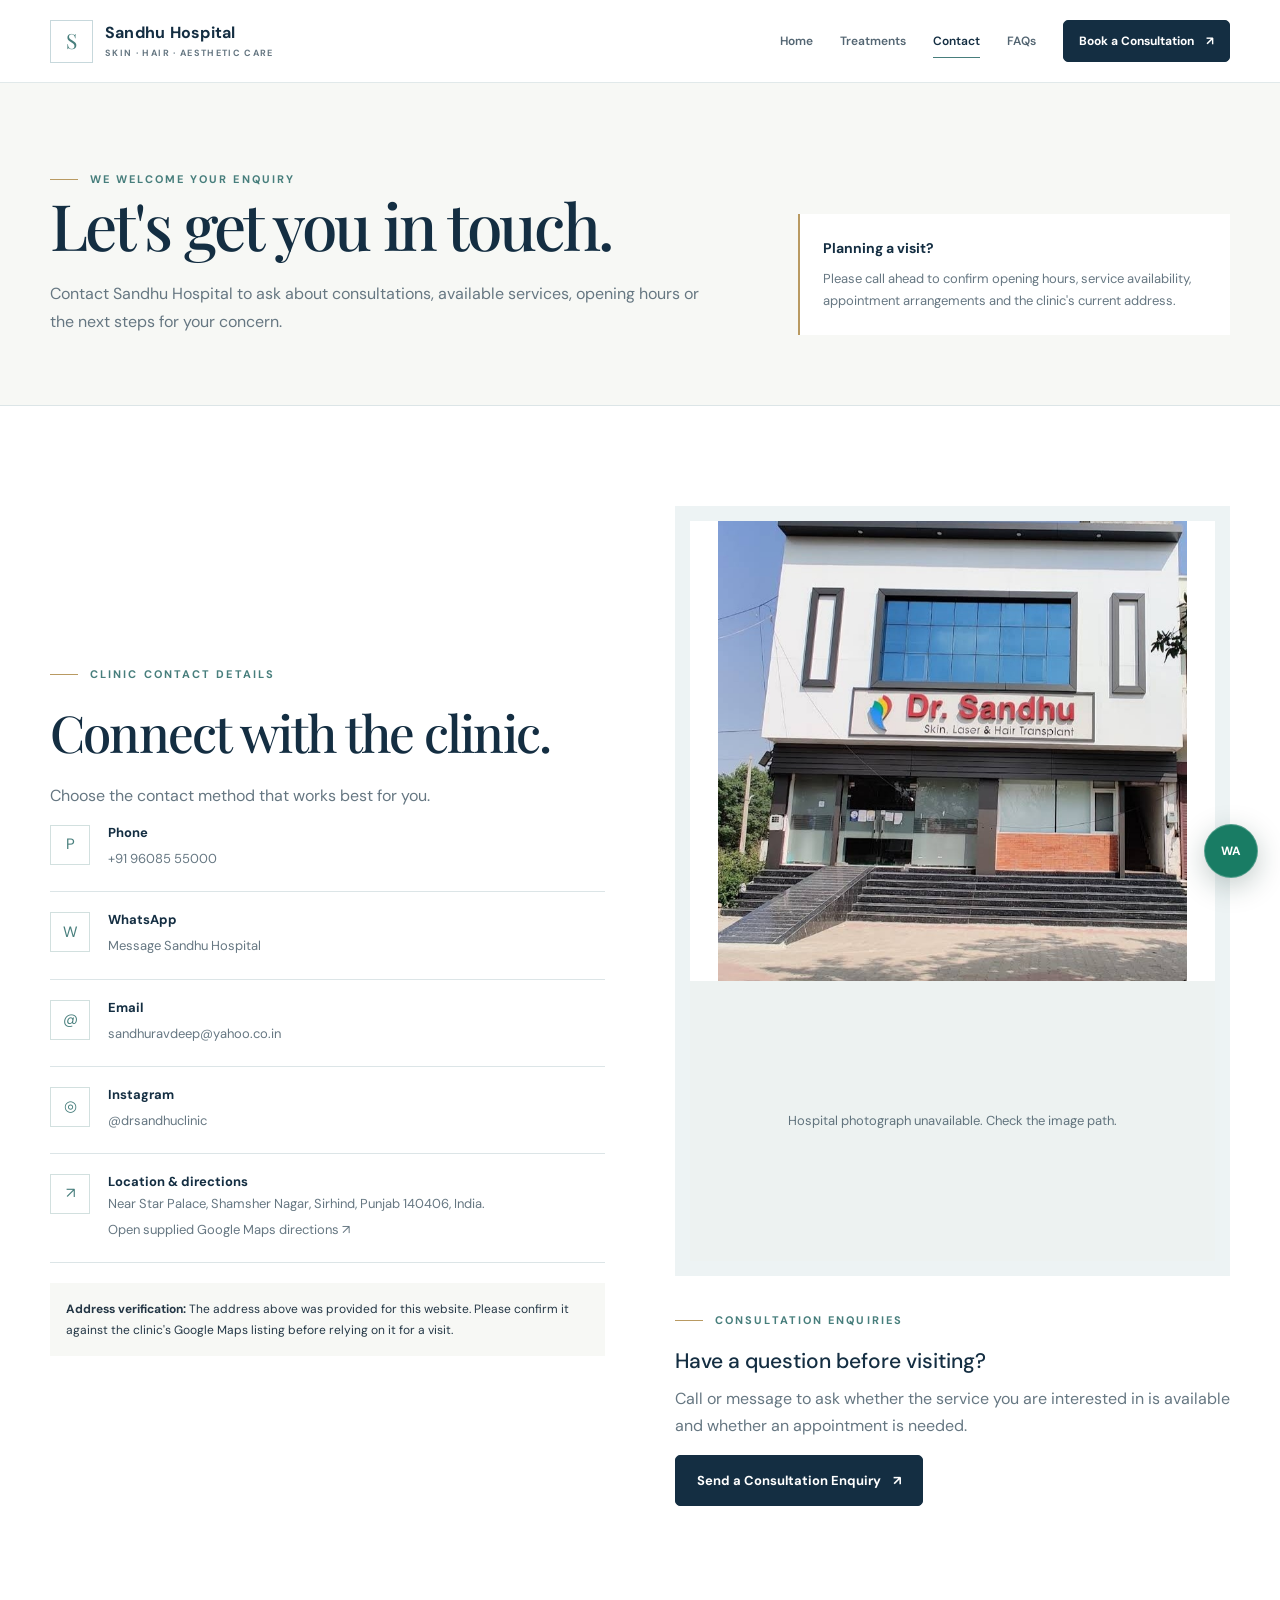
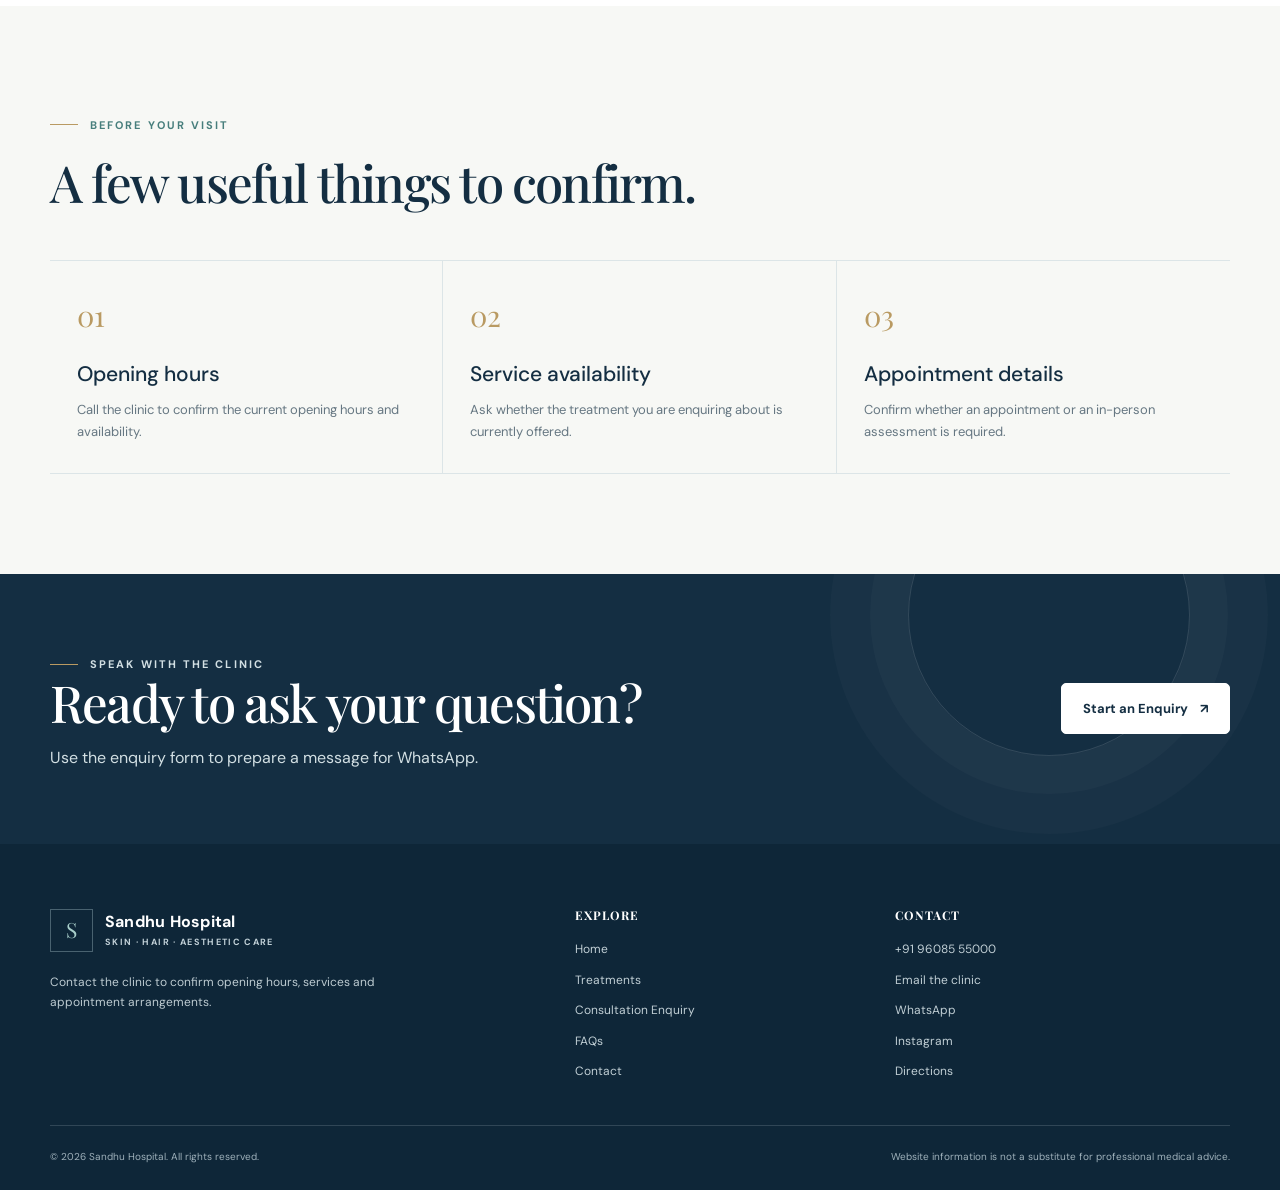
<file: contact.html>
<!DOCTYPE html>
<html lang="en">
<head>
  <meta charset="UTF-8">
  <meta name="viewport" content="width=device-width, initial-scale=1">
  <meta name="theme-color" content="#142e42">
  <meta name="description" content="Contact Sandhu Hospital and Dr. Ravdeep Singh Sandhu by phone, WhatsApp, email or Instagram. Open the supplied Google Maps directions link.">
  <title>Contact & Directions | Sandhu Hospital</title>
  <link rel="preconnect" href="https://fonts.googleapis.com">
  <link rel="preconnect" href="https://fonts.gstatic.com" crossorigin>
  <link rel="stylesheet" href="style.css">
  <script src="script.js" defer></script>
</head>
<body>
<header class="site-header">
  <div class="container header-inner">
    <a class="brand" href="index.html" aria-label="Sandhu Hospital home">
      <span class="brand-mark" aria-hidden="true">S</span>
      <span class="brand-copy"><span class="brand-name">Sandhu Hospital</span><span class="brand-subtitle">Skin · Hair · Aesthetic Care</span></span>
    </a>
    <button class="menu-toggle" type="button" aria-label="Open navigation" aria-expanded="false" aria-controls="primary-navigation"><span class="menu-icon" aria-hidden="true"></span></button>
    <nav class="main-nav" id="primary-navigation" aria-label="Main navigation">
      <a href="index.html">Home</a>
      <a href="services.html">Treatments</a>
      <a href="contact.html" aria-current="page">Contact</a>
      <a href="faq.html">FAQs</a>
      <a class="btn btn--small" href="enquiry.html">Book a Consultation <span aria-hidden="true">↗</span></a>
    </nav>
  </div>
</header>

<main>
  <section class="page-hero">
    <div class="container page-hero-grid">
      <div>
        <p class="eyebrow">We welcome your enquiry</p>
        <h1>Let's get you in touch.</h1>
        <p>
          Contact Sandhu Hospital to ask about consultations, available
          services, opening hours or the next steps for your concern.
        </p>
      </div>
      <aside class="page-hero-note">
        <strong>Planning a visit?</strong>
        Please call ahead to confirm opening hours, service availability,
        appointment arrangements and the clinic's current address.
      </aside>
    </div>
  </section>

  <section class="section">
    <div class="container contact-grid">
      <div class="reveal">
        <p class="eyebrow">Clinic contact details</p>
        <h2>Connect with the clinic.</h2>
        <p>Choose the contact method that works best for you.</p>

        <div class="contact-details">
          <div class="contact-item">
            <span class="contact-symbol" aria-hidden="true">P</span>
            <div>
              <h3>Phone</h3>
              <a href="tel:+919608555000">+91 96085 55000</a>
            </div>
          </div>

          <div class="contact-item">
            <span class="contact-symbol" aria-hidden="true">W</span>
            <div>
              <h3>WhatsApp</h3>
              <a href="https://wa.me/919608555000" target="_blank" rel="noopener noreferrer">Message Sandhu Hospital</a>
            </div>
          </div>

          <div class="contact-item">
            <span class="contact-symbol" aria-hidden="true">@</span>
            <div>
              <h3>Email</h3>
              <a href="mailto:sandhuravdeep@yahoo.co.in">sandhuravdeep@yahoo.co.in</a>
            </div>
          </div>

          <div class="contact-item">
            <span class="contact-symbol" aria-hidden="true">◎</span>
            <div>
              <h3>Instagram</h3>
              <a href="https://www.instagram.com/drsandhuclinic/" target="_blank" rel="noopener noreferrer">@drsandhuclinic</a>
            </div>
          </div>

          <div class="contact-item">
            <span class="contact-symbol" aria-hidden="true">↗</span>
            <div>
              <h3>Location &amp; directions</h3>
              <p>Near Star Palace, Shamsher Nagar, Sirhind, Punjab 140406, India.</p>
              <a href="https://maps.app.goo.gl/mGq7jTttx7FKYtQCA" target="_blank" rel="noopener noreferrer">Open supplied Google Maps directions ↗</a>
            </div>
          </div>
        </div>

        <div class="address-note">
          <strong>Address verification:</strong> The address above was provided
          for this website. Please confirm it against the clinic's Google Maps
          listing before relying on it for a visit.
        </div>
      </div>

      <div class="contact-art reveal">
        <div class="contact-photo-wrap">
          <img data-image="hospital" alt="Sandhu Hospital building or clinic interior"
            width="850" height="700" loading="lazy">
          <div class="image-placeholder" hidden>Hospital photograph unavailable. Check the image path.</div>
        </div>
        <div style="padding-top:26px">
          <p class="eyebrow">Consultation enquiries</p>
          <h3>Have a question before visiting?</h3>
          <p>
            Call or message to ask whether the service you are interested in
            is available and whether an appointment is needed.
          </p>
          <a class="btn" href="enquiry.html">Send a Consultation Enquiry <span aria-hidden="true">↗</span></a>
        </div>
      </div>
    </div>
  </section>

  <section class="section section--soft">
    <div class="container">
      <div class="section-heading reveal">
        <p class="eyebrow">Before your visit</p>
        <h2>A few useful things to confirm.</h2>
      </div>
      <div class="process-grid reveal">
        <article class="process-step">
          <span class="step-no">01</span>
          <h3>Opening hours</h3>
          <p>Call the clinic to confirm the current opening hours and availability.</p>
        </article>
        <article class="process-step">
          <span class="step-no">02</span>
          <h3>Service availability</h3>
          <p>Ask whether the treatment you are enquiring about is currently offered.</p>
        </article>
        <article class="process-step">
          <span class="step-no">03</span>
          <h3>Appointment details</h3>
          <p>Confirm whether an appointment or an in-person assessment is required.</p>
        </article>
      </div>
    </div>
  </section>

  <section class="cta-band">
    <div class="container cta-inner">
      <div>
        <p class="eyebrow">Speak with the clinic</p>
        <h2>Ready to ask your question?</h2>
        <p>Use the enquiry form to prepare a message for WhatsApp.</p>
      </div>
      <a class="btn btn--light" href="enquiry.html">Start an Enquiry <span aria-hidden="true">↗</span></a>
    </div>
  </section>
</main>

<footer class="site-footer">
  <div class="container">
    <div class="footer-grid">
      <div class="footer-brand">
        <a class="brand" href="index.html"><span class="brand-mark" aria-hidden="true">S</span><span class="brand-copy"><span class="brand-name">Sandhu Hospital</span><span class="brand-subtitle">Skin · Hair · Aesthetic Care</span></span></a>
        <p class="footer-about">Contact the clinic to confirm opening hours, services and appointment arrangements.</p>
      </div>
      <div><h2 class="footer-heading">Explore</h2><div class="footer-links"><a href="index.html">Home</a><a href="services.html">Treatments</a><a href="enquiry.html">Consultation Enquiry</a><a href="faq.html">FAQs</a><a href="contact.html">Contact</a></div></div>
      <div><h2 class="footer-heading">Contact</h2><div class="footer-links"><a href="tel:+919608555000">+91 96085 55000</a><a href="mailto:sandhuravdeep@yahoo.co.in">Email the clinic</a><a href="https://wa.me/919608555000" target="_blank" rel="noopener noreferrer">WhatsApp</a><a href="https://www.instagram.com/drsandhuclinic/" target="_blank" rel="noopener noreferrer">Instagram</a><a href="https://maps.app.goo.gl/mGq7jTttx7FKYtQCA" target="_blank" rel="noopener noreferrer">Directions</a></div></div>
    </div>
    <div class="footer-bottom"><p>© <span data-current-year></span> Sandhu Hospital. All rights reserved.</p><p>Website information is not a substitute for professional medical advice.</p></div>
  </div>
</footer>
<a class="whatsapp-float" href="https://wa.me/919608555000" target="_blank" rel="noopener noreferrer" aria-label="Contact Sandhu Hospital on WhatsApp">WA</a>
</body>
</html>
</file>
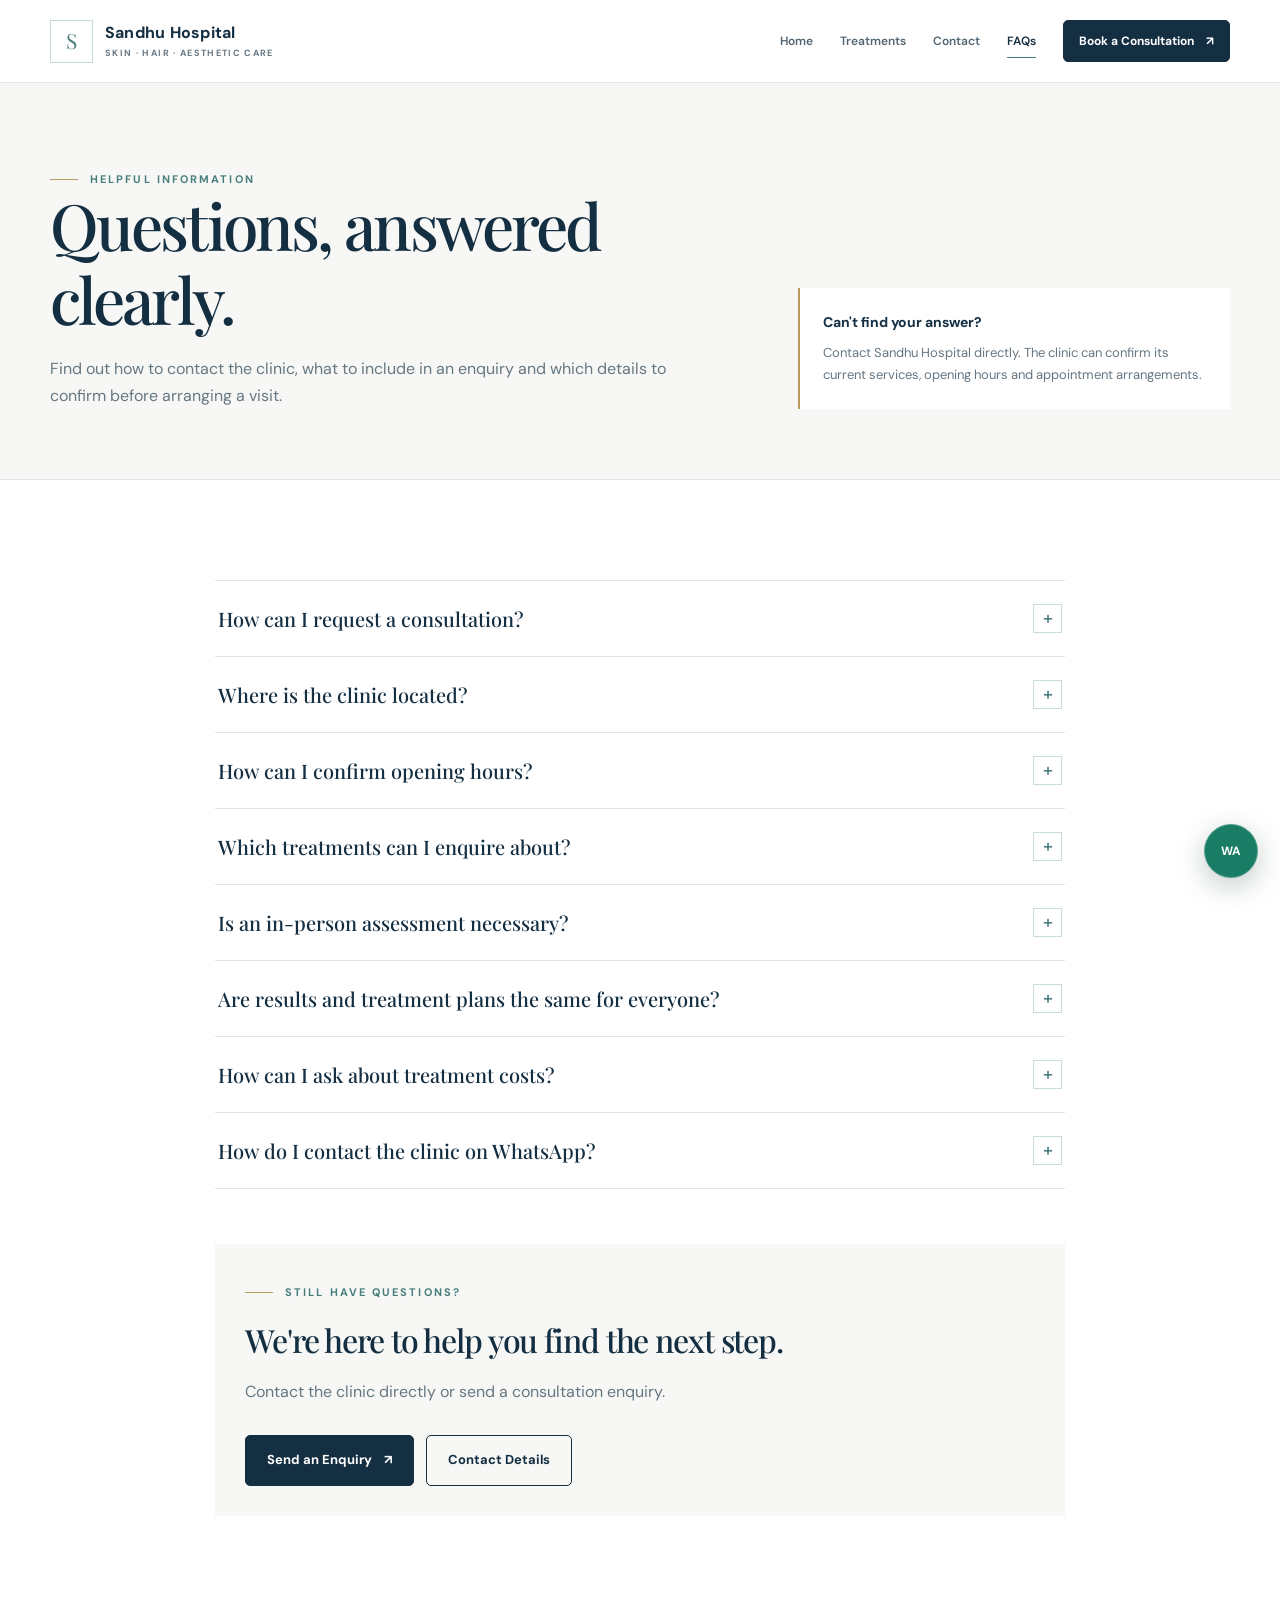
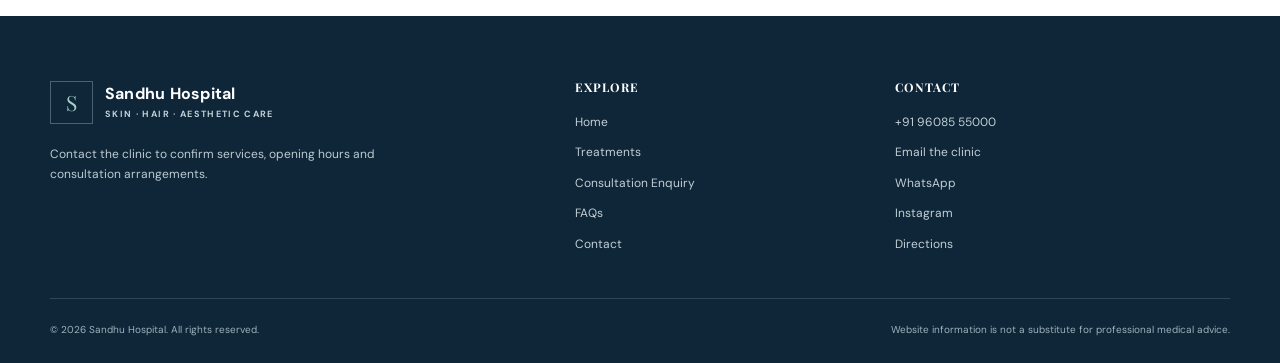
<file: faq.html>
<!DOCTYPE html>
<html lang="en">
<head>
  <meta charset="UTF-8">
  <meta name="viewport" content="width=device-width, initial-scale=1">
  <meta name="theme-color" content="#142e42">
  <meta name="description" content="Frequently asked questions about contacting Sandhu Hospital, consultation enquiries, location, opening hours and treatment availability.">
  <title>FAQs | Sandhu Hospital</title>
  <link rel="preconnect" href="https://fonts.googleapis.com">
  <link rel="preconnect" href="https://fonts.gstatic.com" crossorigin>
  <link rel="stylesheet" href="style.css">
  <script src="script.js" defer></script>
</head>
<body>
<header class="site-header">
  <div class="container header-inner">
    <a class="brand" href="index.html" aria-label="Sandhu Hospital home">
      <span class="brand-mark" aria-hidden="true">S</span>
      <span class="brand-copy"><span class="brand-name">Sandhu Hospital</span><span class="brand-subtitle">Skin · Hair · Aesthetic Care</span></span>
    </a>
    <button class="menu-toggle" type="button" aria-label="Open navigation" aria-expanded="false" aria-controls="primary-navigation"><span class="menu-icon" aria-hidden="true"></span></button>
    <nav class="main-nav" id="primary-navigation" aria-label="Main navigation">
      <a href="index.html">Home</a>
      <a href="services.html">Treatments</a>
      <a href="contact.html">Contact</a>
      <a href="faq.html" aria-current="page">FAQs</a>
      <a class="btn btn--small" href="enquiry.html">Book a Consultation <span aria-hidden="true">↗</span></a>
    </nav>
  </div>
</header>

<main>
  <section class="page-hero">
    <div class="container page-hero-grid">
      <div>
        <p class="eyebrow">Helpful information</p>
        <h1>Questions, answered clearly.</h1>
        <p>
          Find out how to contact the clinic, what to include in an enquiry
          and which details to confirm before arranging a visit.
        </p>
      </div>
      <aside class="page-hero-note">
        <strong>Can't find your answer?</strong>
        Contact Sandhu Hospital directly. The clinic can confirm its current
        services, opening hours and appointment arrangements.
      </aside>
    </div>
  </section>

  <section class="section">
    <div class="container">
      <div class="faq-list">

        <section class="faq-item reveal">
          <h2 style="margin:0;font-family:var(--sans);font-size:inherit">
            <button class="faq-question" type="button"
              id="question-1" aria-expanded="false" aria-controls="answer-1">
              How can I request a consultation?
              <span class="faq-plus" aria-hidden="true">+</span>
            </button>
          </h2>
          <div class="faq-answer" id="answer-1" role="region"
            aria-labelledby="question-1" hidden>
            <p>
              Use the consultation enquiry form on this website or contact
              the clinic by phone or WhatsApp. You can ask about your concern,
              service availability and the next steps. An enquiry is not a
              confirmed appointment.
            </p>
            <p><a class="text-link" href="enquiry.html">Open the enquiry form <span aria-hidden="true">→</span></a></p>
          </div>
        </section>

        <section class="faq-item reveal">
          <h2 style="margin:0;font-family:var(--sans);font-size:inherit">
            <button class="faq-question" type="button"
              id="question-2" aria-expanded="false" aria-controls="answer-2">
              Where is the clinic located?
              <span class="faq-plus" aria-hidden="true">+</span>
            </button>
          </h2>
          <div class="faq-answer" id="answer-2" role="region"
            aria-labelledby="question-2" hidden>
            <p>
              The address supplied for this website is Near Star Palace,
              Shamsher Nagar, Sirhind, Punjab 140406, India. Please verify
              the address against the clinic's current Google Maps listing
              before travelling.
            </p>
            <p><a class="text-link" href="https://maps.app.goo.gl/mGq7jTttx7FKYtQCA" target="_blank" rel="noopener noreferrer">Open supplied directions <span aria-hidden="true">↗</span></a></p>
          </div>
        </section>

        <section class="faq-item reveal">
          <h2 style="margin:0;font-family:var(--sans);font-size:inherit">
            <button class="faq-question" type="button"
              id="question-3" aria-expanded="false" aria-controls="answer-3">
              How can I confirm opening hours?
              <span class="faq-plus" aria-hidden="true">+</span>
            </button>
          </h2>
          <div class="faq-answer" id="answer-3" role="region"
            aria-labelledby="question-3" hidden>
            <p>
              Call +91 96085 55000 or contact the clinic on WhatsApp to
              confirm current opening hours and availability before visiting.
              Opening hours have not been independently confirmed for this website.
            </p>
            <p><a class="text-link" href="tel:+919608555000">Call the clinic <span aria-hidden="true">→</span></a></p>
          </div>
        </section>

        <section class="faq-item reveal">
          <h2 style="margin:0;font-family:var(--sans);font-size:inherit">
            <button class="faq-question" type="button"
              id="question-4" aria-expanded="false" aria-controls="answer-4">
              Which treatments can I enquire about?
              <span class="faq-plus" aria-hidden="true">+</span>
            </button>
          </h2>
          <div class="faq-answer" id="answer-4" role="region"
            aria-labelledby="question-4" hidden>
            <p>
              This website provides enquiry categories for acne and pimples,
              hair transplant, scar removal, tattoo removal and mole removal.
              These categories do not confirm that every treatment is
              currently available at the clinic. Please contact the clinic
              before making plans.
            </p>
            <p><a class="text-link" href="services.html">Explore treatment enquiries <span aria-hidden="true">→</span></a></p>
          </div>
        </section>

        <section class="faq-item reveal">
          <h2 style="margin:0;font-family:var(--sans);font-size:inherit">
            <button class="faq-question" type="button"
              id="question-5" aria-expanded="false" aria-controls="answer-5">
              Is an in-person assessment necessary?
              <span class="faq-plus" aria-hidden="true">+</span>
            </button>
          </h2>
          <div class="faq-answer" id="answer-5" role="region"
            aria-labelledby="question-5" hidden>
            <p>
              Whether an in-person assessment is needed depends on the concern
              and the service being considered. Contact the clinic to ask
              about its assessment process. Website information alone cannot
              establish which treatment is appropriate for you.
            </p>
          </div>
        </section>

        <section class="faq-item reveal">
          <h2 style="margin:0;font-family:var(--sans);font-size:inherit">
            <button class="faq-question" type="button"
              id="question-6" aria-expanded="false" aria-controls="answer-6">
              Are results and treatment plans the same for everyone?
              <span class="faq-plus" aria-hidden="true">+</span>
            </button>
          </h2>
          <div class="faq-answer" id="answer-6" role="region"
            aria-labelledby="question-6" hidden>
            <p>
              No two people's circumstances are necessarily the same.
              Appropriate options and expected outcomes depend on individual
              factors and professional assessment. No specific result should
              be assumed or guaranteed.
            </p>
          </div>
        </section>

        <section class="faq-item reveal">
          <h2 style="margin:0;font-family:var(--sans);font-size:inherit">
            <button class="faq-question" type="button"
              id="question-7" aria-expanded="false" aria-controls="answer-7">
              How can I ask about treatment costs?
              <span class="faq-plus" aria-hidden="true">+</span>
            </button>
          </h2>
          <div class="faq-answer" id="answer-7" role="region"
            aria-labelledby="question-7" hidden>
            <p>
              Call or message the clinic to ask about current consultation
              fees and treatment costs. Prices are not published here because
              verified pricing information has not been supplied.
            </p>
          </div>
        </section>

        <section class="faq-item reveal">
          <h2 style="margin:0;font-family:var(--sans);font-size:inherit">
            <button class="faq-question" type="button"
              id="question-8" aria-expanded="false" aria-controls="answer-8">
              How do I contact the clinic on WhatsApp?
              <span class="faq-plus" aria-hidden="true">+</span>
            </button>
          </h2>
          <div class="faq-answer" id="answer-8" role="region"
            aria-labelledby="question-8" hidden>
            <p>
              Open the WhatsApp contact link below. On the enquiry page,
              you can also prepare a message containing your contact details
              and preferred treatment category. You must press Send in
              WhatsApp to deliver your message.
            </p>
            <p><a class="text-link" href="https://wa.me/919608555000" target="_blank" rel="noopener noreferrer">Message on WhatsApp <span aria-hidden="true">↗</span></a></p>
          </div>
        </section>

      </div>

      <div class="faq-contact reveal">
        <p class="eyebrow">Still have questions?</p>
        <h2 style="font-size:32px">We're here to help you find the next step.</h2>
        <p>Contact the clinic directly or send a consultation enquiry.</p>
        <div class="hero-actions">
          <a class="btn" href="enquiry.html">Send an Enquiry <span aria-hidden="true">↗</span></a>
          <a class="btn btn--outline" href="contact.html">Contact Details</a>
        </div>
      </div>
    </div>
  </section>
</main>

<footer class="site-footer">
  <div class="container">
    <div class="footer-grid">
      <div class="footer-brand">
        <a class="brand" href="index.html"><span class="brand-mark" aria-hidden="true">S</span><span class="brand-copy"><span class="brand-name">Sandhu Hospital</span><span class="brand-subtitle">Skin · Hair · Aesthetic Care</span></span></a>
        <p class="footer-about">Contact the clinic to confirm services, opening hours and consultation arrangements.</p>
      </div>
      <div><h2 class="footer-heading">Explore</h2><div class="footer-links"><a href="index.html">Home</a><a href="services.html">Treatments</a><a href="enquiry.html">Consultation Enquiry</a><a href="faq.html">FAQs</a><a href="contact.html">Contact</a></div></div>
      <div><h2 class="footer-heading">Contact</h2><div class="footer-links"><a href="tel:+919608555000">+91 96085 55000</a><a href="mailto:sandhuravdeep@yahoo.co.in">Email the clinic</a><a href="https://wa.me/919608555000" target="_blank" rel="noopener noreferrer">WhatsApp</a><a href="https://www.instagram.com/drsandhuclinic/" target="_blank" rel="noopener noreferrer">Instagram</a><a href="https://maps.app.goo.gl/mGq7jTttx7FKYtQCA" target="_blank" rel="noopener noreferrer">Directions</a></div></div>
    </div>
    <div class="footer-bottom"><p>© <span data-current-year></span> Sandhu Hospital. All rights reserved.</p><p>Website information is not a substitute for professional medical advice.</p></div>
  </div>
</footer>
<a class="whatsapp-float" href="https://wa.me/919608555000" target="_blank" rel="noopener noreferrer" aria-label="Contact Sandhu Hospital on WhatsApp">WA</a>
</body>
</html>
</file>
<file: style.css>
@import url('https://fonts.googleapis.com/css2?family=DM+Sans:wght@400;500;600;700&family=Playfair+Display:wght@400;500;600;700&display=swap');

:root {
  --navy: #142e42;
  --navy-deep: #0c2233;
  --blue: #347ca0;
  --teal: #477e7c;
  --ink: #243746;
  --muted: #667782;
  --paper: #ffffff;
  --warm: #f7f8f5;
  --mist: #edf3f4;
  --line: #dce5e7;
  --gold: #b99a62;
  --serif: "Playfair Display", Georgia, serif;
  --sans: "DM Sans", Arial, sans-serif;
  --wrap: 1180px;
  --radius: 5px;
  --shadow: 0 22px 60px rgba(19, 46, 66, .09);
}

* { box-sizing: border-box; }

html {
  scroll-behavior: smooth;
  scroll-padding-top: 95px;
}

body {
  margin: 0;
  color: var(--ink);
  background: var(--paper);
  font-family: var(--sans);
  font-size: 16px;
  line-height: 1.7;
  -webkit-font-smoothing: antialiased;
}

body.menu-open { overflow: hidden; }

img {
  display: block;
  max-width: 100%;
}

a { color: inherit; text-decoration: none; }

button, input, select, textarea { font: inherit; }

button, a { -webkit-tap-highlight-color: transparent; }

button { cursor: pointer; }

a:focus-visible,
button:focus-visible,
input:focus-visible,
select:focus-visible,
textarea:focus-visible,
summary:focus-visible {
  outline: 3px solid #75b7d0;
  outline-offset: 4px;
}

::selection { background: #d6e9eb; color: var(--navy-deep); }

.container {
  width: min(var(--wrap), calc(100% - 48px));
  margin-inline: auto;
}

.section { padding: 100px 0; }
.section--soft { background: var(--warm); }
.section--mist { background: var(--mist); }

.eyebrow {
  display: inline-flex;
  align-items: center;
  gap: 12px;
  margin: 0 0 20px;
  color: var(--teal);
  font-size: 11px;
  font-weight: 700;
  letter-spacing: .19em;
  line-height: 1.5;
  text-transform: uppercase;
}

.eyebrow::before {
  width: 28px;
  height: 1px;
  background: var(--gold);
  content: "";
}

h1, h2, h3, p { margin-top: 0; }

h1, h2, h3 {
  color: var(--navy);
  font-weight: 500;
  line-height: 1.16;
}

h1, h2 { font-family: var(--serif); }

h1 {
  margin-bottom: 24px;
  font-size: clamp(42px, 5.5vw, 74px);
  letter-spacing: -.045em;
}

h2 {
  margin-bottom: 20px;
  font-size: clamp(34px, 4vw, 51px);
  letter-spacing: -.035em;
}

h3 {
  margin-bottom: 12px;
  font-size: 21px;
}

p { color: var(--muted); }

.lead {
  max-width: 590px;
  font-size: 17px;
  line-height: 1.85;
}

.section-heading {
  max-width: 720px;
  margin-bottom: 48px;
}

.section-heading p { max-width: 600px; }

.section-heading--center {
  margin-inline: auto;
  text-align: center;
}

.section-heading--center .eyebrow { justify-content: center; }

.section-heading--center p { margin-inline: auto; }

.btn {
  display: inline-flex;
  min-height: 51px;
  align-items: center;
  justify-content: center;
  gap: 12px;
  padding: 13px 21px;
  border: 1px solid var(--navy);
  border-radius: var(--radius);
  background: var(--navy);
  color: white;
  font-size: 13px;
  font-weight: 700;
  line-height: 1.4;
  text-align: center;
  transition: background .25s ease, color .25s ease,
    border-color .25s ease, transform .25s ease;
}

.btn:hover {
  transform: translateY(-2px);
  border-color: var(--blue);
  background: var(--blue);
}

.btn--outline {
  background: transparent;
  color: var(--navy);
}

.btn--outline:hover { color: white; }

.btn--light {
  border-color: white;
  background: white;
  color: var(--navy);
}

.btn--light:hover {
  border-color: #e8eeee;
  background: #e8eeee;
  color: var(--navy);
}

.btn--small {
  min-height: 42px;
  padding: 9px 15px;
  font-size: 12px;
}

.text-link {
  display: inline-flex;
  align-items: center;
  gap: 10px;
  color: var(--navy);
  font-size: 13px;
  font-weight: 700;
}

.text-link span {
  transition: transform .2s ease;
}

.text-link:hover span { transform: translateX(5px); }

.site-header {
  position: sticky;
  z-index: 100;
  top: 0;
  border-bottom: 1px solid rgba(220, 229, 231, .85);
  background: rgba(255, 255, 255, .96);
  backdrop-filter: blur(16px);
}

.header-inner {
  display: flex;
  min-height: 82px;
  align-items: center;
  justify-content: space-between;
  gap: 24px;
}

.brand {
  display: inline-flex;
  min-width: 0;
  align-items: center;
  gap: 12px;
}

.brand-mark {
  display: grid;
  width: 43px;
  height: 43px;
  flex: 0 0 43px;
  place-items: center;
  border: 1px solid #c7d8dc;
  color: var(--teal);
  font-family: var(--serif);
  font-size: 21px;
}

.brand-copy { display: grid; line-height: 1.25; }

.brand-name {
  color: var(--navy);
  font-size: 16px;
  font-weight: 700;
  letter-spacing: .015em;
}

.brand-subtitle {
  margin-top: 5px;
  color: var(--muted);
  font-size: 9px;
  font-weight: 700;
  letter-spacing: .15em;
  text-transform: uppercase;
}

.main-nav {
  display: flex;
  align-items: center;
  gap: 27px;
}

.main-nav a:not(.btn) {
  position: relative;
  padding: 10px 0;
  color: #536572;
  font-size: 12px;
  font-weight: 600;
  transition: color .2s ease;
}

.main-nav a:not(.btn)::after {
  position: absolute;
  right: 0;
  bottom: 3px;
  left: 0;
  height: 1px;
  transform: scaleX(0);
  transform-origin: left;
  background: var(--teal);
  content: "";
  transition: transform .25s ease;
}

.main-nav a:not(.btn):hover,
.main-nav a[aria-current="page"]:not(.btn) { color: var(--navy); }

.main-nav a[aria-current="page"]:not(.btn)::after,
.main-nav a:not(.btn):hover::after { transform: scaleX(1); }

.menu-toggle {
  display: none;
  width: 45px;
  height: 45px;
  align-items: center;
  justify-content: center;
  border: 1px solid var(--line);
  border-radius: 3px;
  background: white;
  color: var(--navy);
}

.menu-icon, .menu-icon::before, .menu-icon::after {
  display: block;
  width: 19px;
  height: 1.5px;
  background: currentColor;
  transition: transform .25s ease;
}

.menu-icon { position: relative; }
.menu-icon::before, .menu-icon::after {
  position: absolute;
  left: 0;
  content: "";
}
.menu-icon::before { transform: translateY(-6px); }
.menu-icon::after { transform: translateY(6px); }

.menu-toggle[aria-expanded="true"] .menu-icon { background: transparent; }
.menu-toggle[aria-expanded="true"] .menu-icon::before { transform: rotate(45deg); }
.menu-toggle[aria-expanded="true"] .menu-icon::after { transform: rotate(-45deg); }

.hero {
  position: relative;
  overflow: hidden;
  padding: 68px 0 82px;
  background:
    linear-gradient(90deg, #f8faf8 0%, #f8faf8 54%, #edf3f2 54%, #edf3f2 100%);
}

.hero-grid {
  display: grid;
  min-height: 520px;
  grid-template-columns: 1fr .91fr;
  align-items: center;
  gap: 65px;
}

.hero-copy { position: relative; z-index: 2; }

.hero h1 { max-width: 650px; }

.hero h1 em {
  color: var(--teal);
  font-weight: 400;
}

.hero-copy > p { max-width: 530px; }

.hero-actions {
  display: flex;
  flex-wrap: wrap;
  gap: 12px;
  margin-top: 30px;
}

.hero-note {
  display: flex;
  align-items: flex-start;
  gap: 12px;
  margin-top: 31px;
  color: #61737d;
  font-size: 12px;
}

.note-mark {
  display: grid;
  width: 27px;
  height: 27px;
  flex: 0 0 27px;
  place-items: center;
  border: 1px solid #c8dadb;
  border-radius: 50%;
  color: var(--teal);
  font-size: 12px;
}

.hero-visual {
  position: relative;
  min-width: 0;
  padding: 0 15px 30px 0;
}

.hero-portrait {
  position: relative;
  display: flex;
  min-height: 480px;
  align-items: center;
  justify-content: center;
  overflow: hidden;
  border: 9px solid rgba(255, 255, 255, .75);
  background: #e3e9e7;
  box-shadow: var(--shadow);
}

.hero-portrait img {
  width: 100%;
  height: 480px;
  object-fit: contain;
  object-position: center;
  background: #edf1ef;
}

.image-placeholder {
  display: flex;
  min-height: 280px;
  align-items: center;
  justify-content: center;
  padding: 24px;
  background: #edf2f1;
  color: #61737d;
  text-align: center;
  font-size: 13px;
}

.hero-portrait .image-placeholder {
  position: absolute;
  inset: 0;
  min-height: 100%;
}

.hero-caption {
  position: absolute;
  right: -5px;
  bottom: 0;
  width: min(255px, 78%);
  padding: 20px 23px;
  border-left: 3px solid var(--gold);
  background: white;
  box-shadow: 0 12px 32px rgba(19, 46, 66, .09);
}

.hero-caption strong {
  display: block;
  color: var(--navy);
  font-family: var(--serif);
  font-size: 19px;
  font-weight: 500;
}

.hero-caption span {
  display: block;
  margin-top: 5px;
  color: var(--muted);
  font-size: 11px;
}

.intro-grid,
.doctor-grid,
.contact-grid,
.enquiry-grid {
  display: grid;
  grid-template-columns: 1fr 1fr;
  align-items: center;
  gap: 70px;
}

.intro-art,
.doctor-art,
.contact-art {
  position: relative;
  min-width: 0;
}

.intro-art img,
.doctor-art img,
.contact-art img {
  width: 100%;
  max-height: 540px;
  object-fit: contain;
  object-position: center;
  background: #edf2f1;
}

.intro-art::after {
  position: absolute;
  z-index: -1;
  top: 22px;
  right: -22px;
  bottom: -22px;
  left: 22px;
  border: 1px solid #cddcda;
  content: "";
}

.doctor-art {
  padding: 18px;
  background: var(--mist);
}

.doctor-art img { max-height: 540px; }

.doctor-copy p { max-width: 540px; }

.detail-line {
  display: flex;
  align-items: center;
  gap: 12px;
  margin-top: 25px;
  padding-top: 20px;
  border-top: 1px solid var(--line);
  color: var(--navy);
  font-size: 13px;
  font-weight: 600;
}

.detail-line::before {
  width: 24px;
  height: 1px;
  background: var(--gold);
  content: "";
}

.service-list {
  display: grid;
  grid-template-columns: repeat(2, minmax(0, 1fr));
  gap: 22px;
}

.service-card {
  display: grid;
  grid-template-columns: 145px minmax(0, 1fr);
  align-items: stretch;
  gap: 22px;
  min-width: 0;
  padding: 20px;
  border: 1px solid var(--line);
  background: white;
  transition: border-color .25s ease, transform .25s ease,
    box-shadow .25s ease;
}

.service-card:hover {
  transform: translateY(-4px);
  border-color: #b7cece;
  box-shadow: 0 16px 35px rgba(19, 46, 66, .06);
}

.service-card img {
  width: 100%;
  height: 165px;
  object-fit: contain;
  background: var(--warm);
}

.service-card .image-placeholder { min-height: 165px; }

.service-card h3 { font-family: var(--serif); }

.service-card p {
  margin-bottom: 15px;
  font-size: 13px;
  line-height: 1.75;
}

.service-card .text-link { font-size: 12px; }

.service-number {
  display: block;
  margin-bottom: 9px;
  color: var(--teal);
  font-size: 10px;
  font-weight: 700;
  letter-spacing: .15em;
}

.concern-row {
  display: grid;
  grid-template-columns: 1fr 1fr;
  align-items: center;
  gap: 65px;
  padding: 42px 0;
  border-bottom: 1px solid var(--line);
}

.concern-row:last-child { border-bottom: 0; }

.concern-row:nth-child(even) .concern-image { order: 2; }

.concern-image {
  display: flex;
  min-height: 290px;
  align-items: center;
  justify-content: center;
  padding: 15px;
  background: #f1f4f1;
}

.concern-image img {
  width: 100%;
  max-height: 370px;
  object-fit: contain;
}

.concern-copy p { max-width: 520px; }

.concern-copy .btn { margin-top: 12px; }

.clinic-panel {
  display: grid;
  grid-template-columns: .9fr 1.1fr;
  background: var(--navy);
  color: white;
}

.clinic-panel-image {
  min-height: 410px;
  background: #e7ece9;
}

.clinic-panel-image img {
  width: 100%;
  height: 100%;
  min-height: 410px;
  object-fit: contain;
  background: #edf2f1;
}

.clinic-panel-copy {
  display: flex;
  flex-direction: column;
  align-items: flex-start;
  justify-content: center;
  padding: clamp(30px, 5vw, 68px);
}

.clinic-panel-copy h2 { color: white; }
.clinic-panel-copy p { color: #d4e0e4; }
.clinic-panel-copy .eyebrow { color: #a7d0ca; }

.process-grid {
  display: grid;
  grid-template-columns: repeat(3, 1fr);
  gap: 0;
  border-top: 1px solid var(--line);
  border-bottom: 1px solid var(--line);
}

.process-step {
  padding: 30px 27px;
  border-right: 1px solid var(--line);
}

.process-step:last-child { border-right: 0; }

.process-step .step-no {
  display: block;
  margin-bottom: 22px;
  color: var(--gold);
  font-family: var(--serif);
  font-size: 29px;
}

.process-step p { margin-bottom: 0; font-size: 13px; }

.cta-band {
  position: relative;
  overflow: hidden;
  padding: 72px 0;
  background: var(--navy);
  color: white;
}

.cta-band::after {
  position: absolute;
  top: -100px;
  right: 7%;
  width: 280px;
  height: 280px;
  border: 1px solid rgba(255, 255, 255, .13);
  border-radius: 50%;
  box-shadow: 0 0 0 38px rgba(255, 255, 255, .025),
    0 0 0 78px rgba(255, 255, 255, .02);
  content: "";
}

.cta-inner {
  position: relative;
  z-index: 1;
  display: flex;
  align-items: center;
  justify-content: space-between;
  gap: 35px;
}

.cta-inner h2 {
  max-width: 660px;
  margin-bottom: 12px;
  color: white;
}

.cta-inner p { max-width: 590px; margin-bottom: 0; color: #d2dfe3; }

.page-hero {
  padding: 78px 0 70px;
  background: var(--warm);
  border-bottom: 1px solid var(--line);
}

.page-hero-grid {
  display: grid;
  grid-template-columns: 1fr .62fr;
  align-items: end;
  gap: 50px;
}

.page-hero h1 {
  max-width: 760px;
  margin-bottom: 18px;
  font-size: clamp(40px, 5vw, 64px);
}

.page-hero p { max-width: 670px; margin-bottom: 0; }

.page-hero-note {
  padding: 23px;
  border-left: 2px solid var(--gold);
  background: white;
  color: var(--muted);
  font-size: 13px;
}

.page-hero-note strong {
  display: block;
  margin-bottom: 7px;
  color: var(--navy);
  font-size: 14px;
}

.treatment-section {
  padding: 74px 0;
  border-bottom: 1px solid var(--line);
}

.treatment-layout {
  display: grid;
  grid-template-columns: .86fr 1fr;
  align-items: center;
  gap: 70px;
}

.treatment-layout--reverse { grid-template-columns: 1fr .86fr; }
.treatment-layout--reverse .treatment-image { order: 2; }

.treatment-image {
  display: flex;
  min-height: 320px;
  align-items: center;
  justify-content: center;
  padding: 20px;
  background: var(--warm);
}

.treatment-image img {
  width: 100%;
  max-height: 430px;
  object-fit: contain;
}

.treatment-copy h2 { font-size: clamp(32px, 3.4vw, 43px); }

.treatment-copy p { max-width: 580px; }

.assessment-note {
  margin: 22px 0;
  padding: 14px 17px;
  border-left: 2px solid var(--teal);
  background: var(--mist);
  font-size: 12px;
  line-height: 1.7;
}

.contact-details { display: grid; gap: 0; }

.contact-item {
  display: grid;
  grid-template-columns: 42px 1fr;
  gap: 16px;
  padding: 20px 0;
  border-bottom: 1px solid var(--line);
}

.contact-item:first-child { padding-top: 0; }

.contact-symbol {
  display: grid;
  width: 40px;
  height: 40px;
  place-items: center;
  border: 1px solid #d2e0df;
  color: var(--teal);
  font-size: 15px;
}

.contact-item h3 {
  margin-bottom: 4px;
  font-family: var(--sans);
  font-size: 13px;
  font-weight: 700;
}

.contact-item p, .contact-item a {
  margin-bottom: 0;
  color: var(--muted);
  font-size: 13px;
  overflow-wrap: anywhere;
}

.contact-item a:hover { color: var(--blue); }

.address-note {
  margin-top: 20px;
  padding: 16px;
  background: var(--warm);
  font-size: 12px;
}

.contact-photo-wrap {
  padding: 15px;
  background: var(--mist);
}

.contact-photo-wrap img {
  width: 100%;
  max-height: 460px;
  object-fit: contain;
  background: white;
}

.form-panel {
  padding: clamp(25px, 4vw, 44px);
  border: 1px solid var(--line);
  background: white;
  box-shadow: 0 18px 55px rgba(19, 46, 66, .055);
}

.form-panel h2 { font-size: 34px; }

.form-intro { margin-bottom: 28px; font-size: 13px; }

.form-grid {
  display: grid;
  grid-template-columns: 1fr 1fr;
  gap: 21px;
}

.field { min-width: 0; }
.field--full { grid-column: 1 / -1; }

.field label {
  display: block;
  margin-bottom: 7px;
  color: var(--navy);
  font-size: 12px;
  font-weight: 700;
}

.field input,
.field select,
.field textarea {
  display: block;
  width: 100%;
  min-height: 49px;
  padding: 12px 13px;
  border: 1px solid #ccd8dc;
  border-radius: 2px;
  background: #fff;
  color: var(--ink);
  font-size: 14px;
}

.field textarea {
  min-height: 125px;
  resize: vertical;
}

.field input::placeholder,
.field textarea::placeholder { color: #95a1a8; }

.field-help { margin: 6px 0 0; font-size: 11px; }

.consent {
  display: flex;
  align-items: flex-start;
  gap: 11px;
  margin: 22px 0;
  color: var(--muted);
  font-size: 12px;
}

.consent input { margin-top: 5px; accent-color: var(--teal); }

.form-message {
  margin: 16px 0 0;
  padding: 12px 14px;
  background: var(--mist);
  color: var(--navy);
  font-size: 13px;
}

.form-message:empty { display: none; }

.form-message--error { background: #fff0ed; color: #8b3327; }

.form-footnote { margin: 14px 0 0; font-size: 11px; }

.faq-list {
  max-width: 850px;
  margin-inline: auto;
  border-top: 1px solid var(--line);
}

.faq-item { border-bottom: 1px solid var(--line); }

.faq-question {
  display: flex;
  width: 100%;
  min-height: 75px;
  align-items: center;
  justify-content: space-between;
  gap: 24px;
  padding: 20px 3px;
  border: 0;
  background: transparent;
  color: var(--navy);
  font-family: var(--serif);
  font-size: 20px;
  text-align: left;
}

.faq-plus {
  display: grid;
  width: 29px;
  height: 29px;
  flex: 0 0 29px;
  place-items: center;
  border: 1px solid #cbdcdd;
  color: var(--teal);
  font-family: var(--sans);
  font-size: 18px;
  transition: transform .25s ease, background .25s ease;
}

.faq-question[aria-expanded="true"] .faq-plus {
  transform: rotate(45deg);
  background: var(--mist);
}

.faq-answer { padding: 0 45px 22px 3px; }
.faq-answer p { margin-bottom: 0; font-size: 14px; }

.faq-answer[hidden] { display: none; }

.faq-contact {
  max-width: 850px;
  margin: 55px auto 0;
  padding: 30px;
  background: var(--warm);
}

.site-footer {
  padding: 65px 0 25px;
  background: #0e2638;
  color: white;
}

.footer-grid {
  display: grid;
  grid-template-columns: 1.25fr .7fr .9fr;
  gap: 60px;
  padding-bottom: 44px;
}

.footer-brand .brand-name { color: white; }
.footer-brand .brand-subtitle { color: #c1d0d7; }
.footer-brand .brand-mark { border-color: #496270; color: #a8ceca; }

.footer-about {
  max-width: 330px;
  margin-top: 20px;
  color: #bdcbd1;
  font-size: 12px;
}

.footer-heading {
  margin-bottom: 17px;
  color: white;
  font-size: 12px;
  font-weight: 700;
  letter-spacing: .08em;
  text-transform: uppercase;
}

.footer-links { display: grid; gap: 10px; }

.footer-links a,
.footer-links p {
  margin: 0;
  color: #c1cfd5;
  font-size: 12px;
  overflow-wrap: anywhere;
}

.footer-links a:hover { color: white; }

.footer-bottom {
  display: flex;
  justify-content: space-between;
  gap: 20px;
  padding-top: 22px;
  border-top: 1px solid #304656;
  color: #9fb1bb;
  font-size: 10px;
}

.footer-bottom p { margin: 0; color: inherit; }

.whatsapp-float {
  position: fixed;
  z-index: 90;
  right: 22px;
  bottom: 22px;
  display: grid;
  width: 54px;
  height: 54px;
  place-items: center;
  border: 1px solid rgba(255,255,255,.25);
  border-radius: 50%;
  background: #197c64;
  color: white;
  box-shadow: 0 8px 28px rgba(15, 50, 45, .25);
  font-size: 12px;
  font-weight: 700;
  transition: transform .2s ease, background .2s ease;
}

.whatsapp-float:hover { transform: translateY(-3px); background: #126c57; }

.reveal {
  opacity: 0;
  transform: translateY(18px);
  transition: opacity .65s ease, transform .65s ease;
}

.reveal.is-visible { opacity: 1; transform: translateY(0); }

.hero .hero-copy { animation: hero-enter .75s ease both; }
.hero .hero-visual { animation: hero-enter .85s .1s ease both; }

@keyframes hero-enter {
  from { opacity: 0; transform: translateY(15px); }
  to { opacity: 1; transform: translateY(0); }
}

@media (max-width: 1050px) {
  .main-nav { gap: 16px; }
  .header-inner { gap: 16px; }
  .brand-name { font-size: 14px; }
  .hero-grid { gap: 35px; }
  .service-card { grid-template-columns: 115px 1fr; gap: 16px; padding: 15px; }
  .service-card img { height: 150px; }
  .intro-grid, .doctor-grid, .contact-grid, .enquiry-grid { gap: 45px; }
  .treatment-layout, .treatment-layout--reverse { gap: 45px; }
}

@media (max-width: 820px) {
  .container { width: min(100% - 36px, var(--wrap)); }
  .section { padding: 72px 0; }

  .header-inner { min-height: 72px; }
  .menu-toggle { display: flex; }

  .main-nav {
    position: fixed;
    top: 72px;
    right: 0;
    bottom: 0;
    left: 0;
    display: flex;
    align-items: stretch;
    flex-direction: column;
    gap: 0;
    padding: 20px 24px 35px;
    overflow-y: auto;
    background: white;
    opacity: 0;
    visibility: hidden;
    transform: translateY(-8px);
    transition: opacity .2s ease, transform .2s ease, visibility .2s ease;
  }

  .main-nav.is-open {
    opacity: 1;
    visibility: visible;
    transform: translateY(0);
  }

  .main-nav a:not(.btn) {
    padding: 16px 0;
    border-bottom: 1px solid var(--line);
    font-size: 15px;
  }

  .main-nav a:not(.btn)::after { display: none; }
  .main-nav .btn { margin-top: 20px; }

  .hero {
    padding: 53px 0 68px;
    background: linear-gradient(180deg, #f8faf8 0%, #f8faf8 60%, #edf3f2 60%);
  }

  .hero-grid {
    grid-template-columns: 1fr;
    gap: 42px;
  }

  .hero-copy { max-width: 690px; }
  .hero h1 { font-size: clamp(43px, 9vw, 66px); }
  .hero-visual { width: min(100%, 560px); margin-inline: auto; }
  .hero-portrait, .hero-portrait img { height: auto; min-height: 0; }
  .hero-portrait img { max-height: 520px; aspect-ratio: 4 / 4.5; }

  .intro-grid, .doctor-grid, .contact-grid, .enquiry-grid {
    grid-template-columns: 1fr;
    gap: 42px;
  }

  .intro-art, .doctor-art, .contact-art { max-width: 600px; }
  .doctor-art { order: 2; }
  .service-list { grid-template-columns: 1fr; }
  .service-card { grid-template-columns: 150px 1fr; }
  .service-card img { height: 170px; }

  .clinic-panel { grid-template-columns: 1fr; }
  .clinic-panel-image, .clinic-panel-image img { min-height: 0; max-height: 420px; }
  .clinic-panel-image img { height: auto; }

  .page-hero { padding: 58px 0; }
  .page-hero-grid { grid-template-columns: 1fr; gap: 28px; }
  .page-hero-note { max-width: 550px; }

  .treatment-layout, .treatment-layout--reverse {
    grid-template-columns: 1fr;
    gap: 30px;
  }
  .treatment-layout--reverse .treatment-image { order: 0; }
  .treatment-image { min-height: 0; }
  .treatment-image img { max-height: 380px; }

  .concern-row { gap: 30px; }
  .footer-grid { grid-template-columns: 1fr 1fr; gap: 35px; }
  .footer-brand { grid-column: 1 / -1; }
}

@media (max-width: 560px) {
  body { font-size: 15px; }
  .container { width: calc(100% - 34px); }
  .section { padding: 60px 0; }
  h1 { font-size: 43px; }
  h2 { font-size: 35px; }
  .lead { font-size: 15px; }

  .brand { gap: 9px; }
  .brand-mark { width: 38px; height: 38px; flex-basis: 38px; }
  .brand-name { font-size: 13px; }
  .brand-subtitle { font-size: 8px; letter-spacing: .1em; }

  .hero { padding-top: 42px; }
  .hero h1 { font-size: clamp(40px, 11vw, 52px); }
  .hero-actions { align-items: stretch; flex-direction: column; }
  .hero-actions .btn { width: 100%; }
  .hero-visual { padding-right: 8px; }
  .hero-portrait { border-width: 5px; }
  .hero-caption { right: -2px; width: 78%; padding: 15px 17px; }
  .hero-caption strong { font-size: 17px; }

  .service-card {
    grid-template-columns: 105px minmax(0, 1fr);
    gap: 14px;
    padding: 12px;
  }
  .service-card img, .service-card .image-placeholder { height: 145px; min-height: 145px; }
  .service-card h3 { font-size: 18px; }
  .service-card p { font-size: 12px; }

  .concern-row { grid-template-columns: 1fr; gap: 24px; padding: 30px 0; }
  .concern-row:nth-child(even) .concern-image { order: 0; }
  .concern-image { min-height: 0; }
  .concern-image img { max-height: 310px; }

  .process-grid { grid-template-columns: 1fr; }
  .process-step { padding: 25px 4px; border-right: 0; border-bottom: 1px solid var(--line); }
  .process-step:last-child { border-bottom: 0; }
  .process-step .step-no { margin-bottom: 12px; }

  .cta-band { padding: 56px 0; }
  .cta-inner { align-items: flex-start; flex-direction: column; }
  .cta-inner .btn { width: 100%; }

  .form-grid { grid-template-columns: 1fr; gap: 17px; }
  .field--full { grid-column: auto; }
  .form-panel { padding: 23px 17px; }
  .form-panel h2 { font-size: 30px; }
  .form-panel .btn { width: 100%; }

  .faq-question { font-size: 18px; gap: 15px; }
  .faq-contact { padding: 23px 18px; }

  .footer-grid { grid-template-columns: 1fr; gap: 30px; }
  .footer-brand { grid-column: auto; }
  .footer-bottom { flex-direction: column; gap: 8px; }
  .whatsapp-float { right: 14px; bottom: 14px; width: 49px; height: 49px; }
}

@media (prefers-reduced-motion: reduce) {
  html { scroll-behavior: auto; }

  *, *::before, *::after {
    animation-duration: .01ms !important;
    animation-iteration-count: 1 !important;
    scroll-behavior: auto !important;
    transition-duration: .01ms !important;
  }

  .reveal { opacity: 1; transform: none; }
}
</file>
